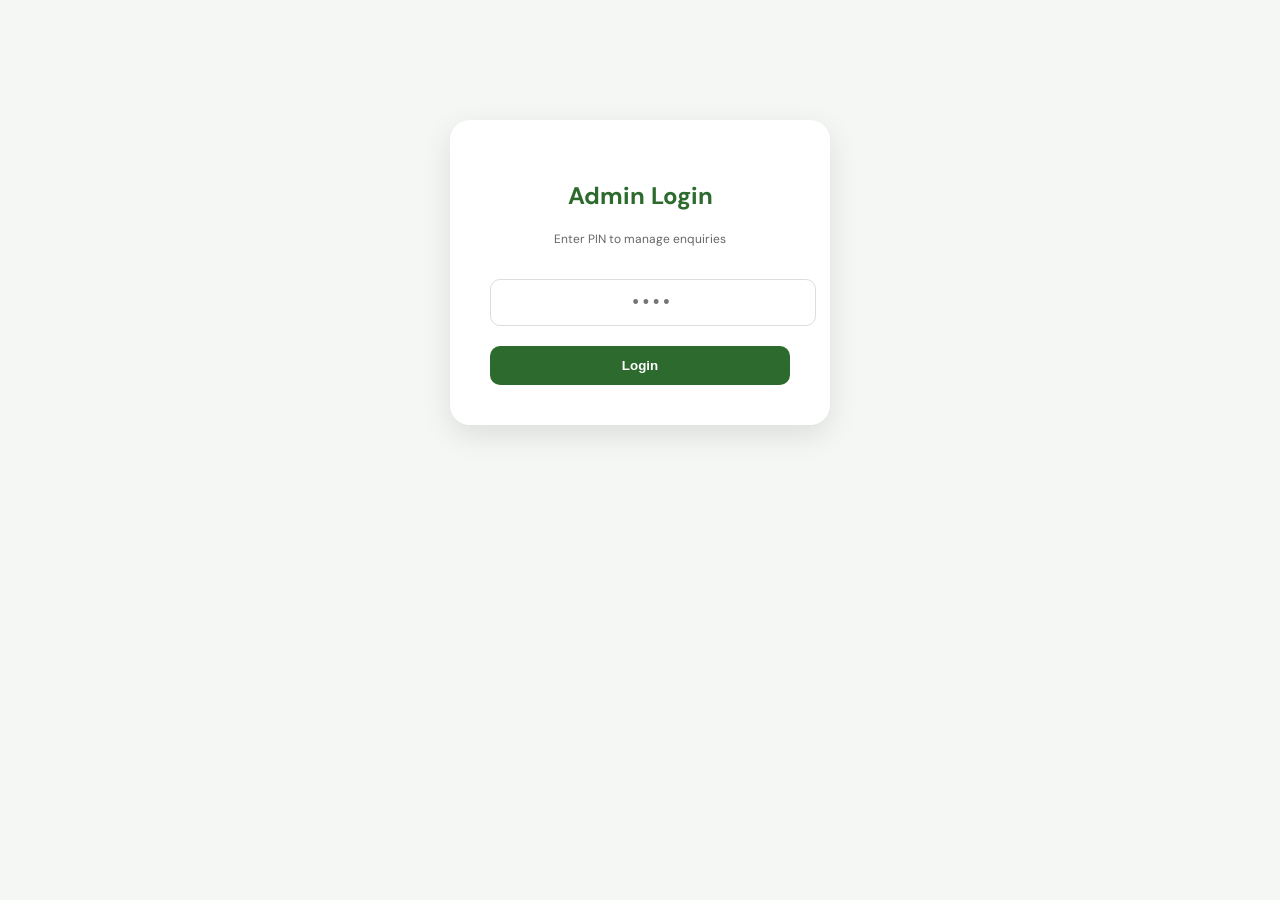
<file: admin.html>
<!DOCTYPE html>
<html lang="en">
<head>
    <meta charset="UTF-8">
    <meta name="viewport" content="width=device-width, initial-scale=1.0">
    <title>Admin Dashboard | Tulips Eventz</title>
    <link href="https://fonts.googleapis.com/css2?family=DM+Sans:wght@400;500;700&display=swap" rel="stylesheet">
    <style>
        :root { --green: #2d6a2d; --gold: #c9973a; --bg: #f5f7f5; }
        body { font-family: 'DM Sans', sans-serif; background: var(--bg); margin: 0; padding: 20px; }
        .admin-auth { max-width: 300px; margin: 100px auto; text-align: center; background: white; padding: 40px; border-radius: 20px; box-shadow: 0 10px 30px rgba(0,0,0,0.1); }
        .admin-auth input { width: 100%; padding: 12px; margin: 20px 0; border: 1px solid #ddd; border-radius: 10px; text-align: center; font-size: 18px; letter-spacing: 4px; }
        .btn { background: var(--green); color: white; border: none; padding: 12px 24px; border-radius: 10px; cursor: pointer; width: 100%; font-weight: 700; }
        
        #adminContent { display: none; max-width: 1000px; margin: 0 auto; }
        .header { display: flex; justify-content: space-between; align-items: center; margin-bottom: 30px; }
        .stats { display: grid; grid-template-columns: repeat(3, 1fr); gap: 20px; margin-bottom: 30px; }
        .stat-card { background: white; padding: 20px; border-radius: 15px; text-align: center; }
        .stat-val { font-size: 24px; font-weight: 700; color: var(--green); }
        
        .enquiry-card { background: white; padding: 20px; border-radius: 15px; margin-bottom: 15px; display: grid; grid-template-columns: 1fr 1fr 1fr auto; align-items: center; gap: 20px; box-shadow: 0 2px 10px rgba(0,0,0,0.05); }
        .status-badge { padding: 4px 10px; border-radius: 20px; font-size: 11px; font-weight: 700; text-transform: uppercase; }
        .status-new { background: #e8f5e8; color: var(--green); }
        .actions button { padding: 6px 12px; border-radius: 8px; border: 1px solid #ddd; background: white; cursor: pointer; }
    </style>
</head>
<body>

<div id="authBox" class="admin-auth">
    <h2 style="color:var(--green)">Admin Login</h2>
    <p style="font-size:12px; color:#666;">Enter PIN to manage enquiries</p>
    <input type="password" id="adminPin" placeholder="••••">
    <button class="btn" onclick="checkPin()">Login</button>
</div>

<div id="adminContent">
    <div class="header">
        <h1>Tulips Admin Panel</h1>
        <button onclick="logout()" style="background:none; border:none; color:red; cursor:pointer;">Logout</button>
    </div>

    <div class="stats">
        <div class="stat-card"><div class="stat-label">Total Leads</div><div class="stat-val" id="statTotal">0</div></div>
        <div class="stat-card"><div class="stat-label">New</div><div class="stat-val" id="statNew">0</div></div>
        <div class="stat-card"><div class="stat-label">Confirmed</div><div class="stat-val" id="statBooked">0</div></div>
    </div>

    <div id="enquiryList">
        <!-- Leads will appear here -->
        <p style="text-align:center; color:#888;">No enquiries found in IndexedDB yet.</p>
    </div>
</div>

<script>
    const CORRECT_PIN = 'tulips';
    
    function checkPin() {
        if (document.getElementById('adminPin').value === CORRECT_PIN) {
            document.getElementById('authBox').style.display = 'none';
            document.getElementById('adminContent').style.display = 'block';
            loadLeads();
        } else {
            alert('Incorrect PIN');
        }
    }

    function logout() { window.location.reload(); }

    const DB_NAME = 'TulipsEventzDB';
    function loadLeads() {
        const req = indexedDB.open(DB_NAME, 1);
        req.onsuccess = e => {
            const db = e.target.result;
            const tx = db.transaction(['enquiries'], 'readonly');
            const store = tx.objectStore('enquiries');
            const getAll = store.getAll();
            
            getAll.onsuccess = () => {
                const list = getAll.result;
                renderLeads(list);
            };
        };
    }

    function renderLeads(leads) {
        const container = document.getElementById('enquiryList');
        if (leads.length === 0) return;
        
        document.getElementById('statTotal').textContent = leads.length;
        document.getElementById('statNew').textContent = leads.filter(l => l.status === 'new').length;

        container.innerHTML = leads.reverse().map(l => `
            <div class="enquiry-card">
                <div>
                    <div style="font-weight:700;">${l.name}</div>
                    <div style="font-size:12px; color:#666;">${l.phone}</div>
                </div>
                <div>
                    <div style="font-size:13px;">${l.eventType}</div>
                    <div style="font-size:11px; color:#888;">${l.date || 'No date'}</div>
                </div>
                <div>
                    <span class="status-badge status-new">${l.status}</span>
                </div>
                <div class="actions">
                    <button onclick="window.open('https://wa.me/91${l.phone}')">WhatsApp</button>
                </div>
            </div>
        `).join('');
    }
</script>

</body>
</html>
</file>
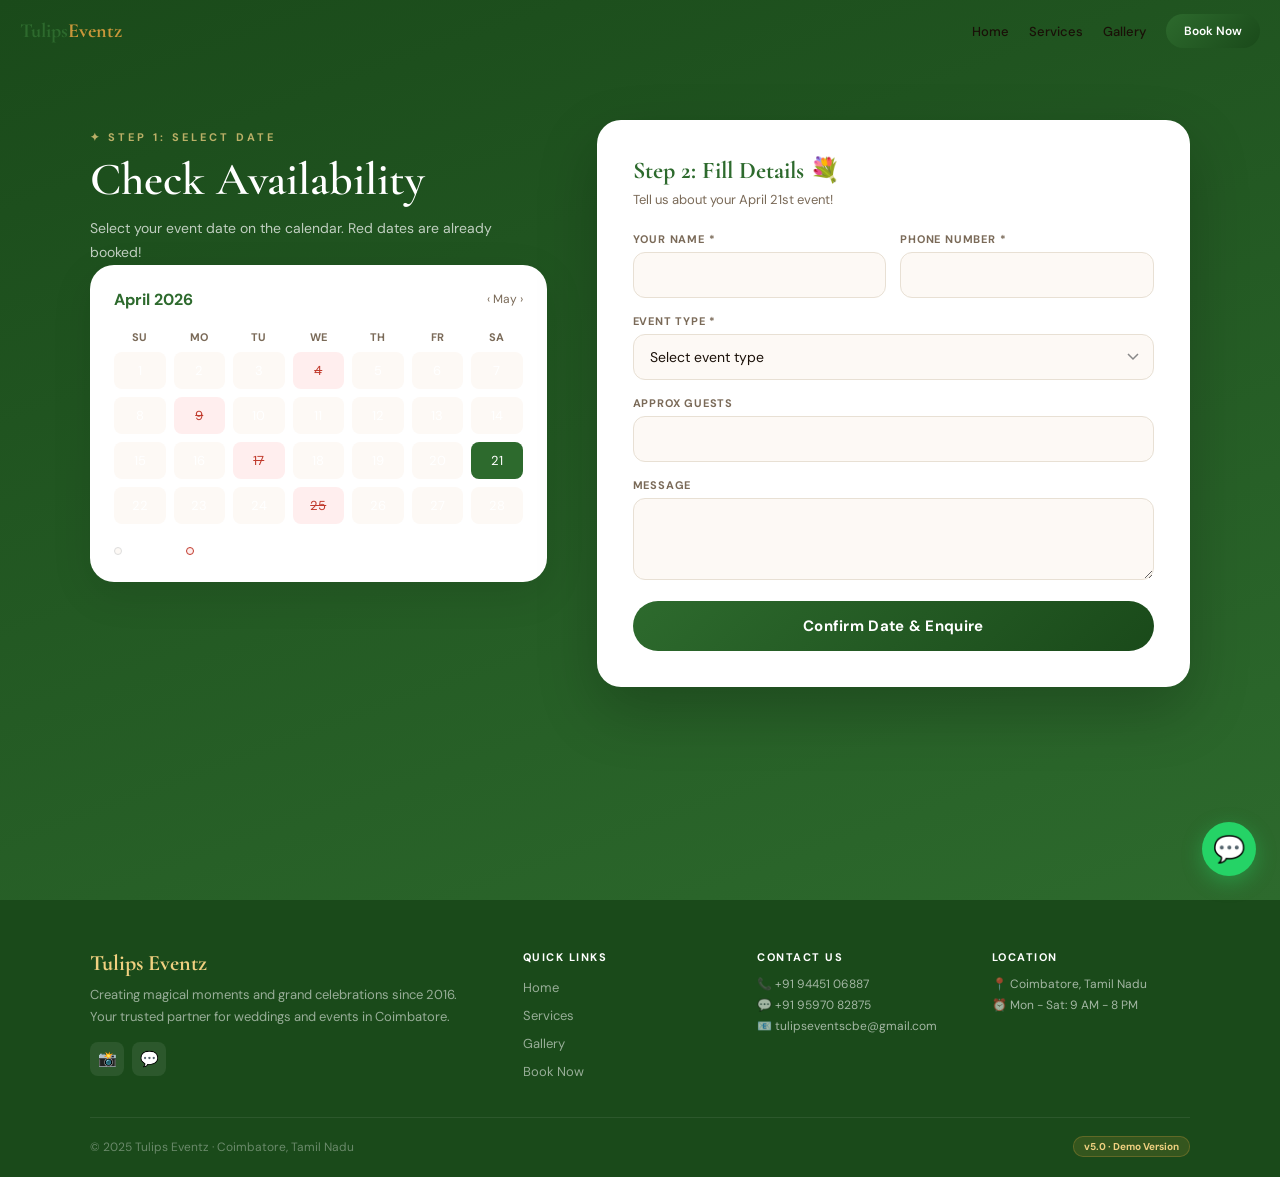
<file: booking.html>
<!DOCTYPE html>
<html lang="en">
<head>
    <meta charset="UTF-8">
    <meta name="viewport" content="width=device-width, initial-scale=1.0">
    <meta name="theme-color" content="#2d6a2d">
    <title>Book Your Event | Tulips Eventz</title>
    <link href="https://fonts.googleapis.com/css2?family=Cormorant+Garamond:ital,wght@0,300;0,400;0,600;0,700;1,400&family=DM+Sans:wght@300;400;500;600&display=swap" rel="stylesheet">
    <link rel="stylesheet" href="assets/css/style.css">
    <style>
        .calendar-container {
            background: white;
            border-radius: 24px;
            padding: 24px;
            box-shadow: 0 12px 40px rgba(0,0,0,0.1);
            margin-bottom: 30px;
        }
        .cal-header {
            display: flex;
            justify-content: space-between;
            align-items: center;
            margin-bottom: 20px;
        }
        .cal-grid {
            display: grid;
            grid-template-columns: repeat(7, 1fr);
            gap: 8px;
            text-align: center;
        }
        .cal-day-head {
            font-size: 11px;
            font-weight: 700;
            color: var(--muted);
            text-transform: uppercase;
        }
        .cal-day {
            padding: 10px;
            border-radius: 8px;
            font-size: 13px;
            background: #fdf9f5;
            cursor: pointer;
        }
        .cal-day:hover { background: var(--warm); }
        .cal-day.booked {
            background: #fee;
            color: var(--red);
            text-decoration: line-through;
            cursor: not-allowed;
        }
        .cal-day.selected {
            background: var(--green);
            color: white;
        }
        .cal-legend {
            display: flex;
            gap: 15px;
            margin-top: 20px;
            font-size: 11px;
        }
        .legend-item { display: flex; align-items: center; gap: 5px; }
        .dot { width: 8px; height: 8px; border-radius: 50%; }
        .dot.available { background: #fdf9f5; border: 1px solid #ddd; }
        .dot.booked { background: #fee; border: 1px solid var(--red); }
    </style>
</head>
<body>

<div class="petals-canvas" id="petalsCanvas"></div>

<nav id="navbar" class="scrolled">
  <div class="nav-logo">
    <div class="logo-name">Tulips<span>Eventz</span></div>
  </div>
  <div class="nav-links">
    <a href="index.html">Home</a>
    <a href="services.html">Services</a>
    <a href="gallery.html">Gallery</a>
    <a href="booking.html" class="nav-cta">Book Now</a>
  </div>
</nav>

<section class="booking-bg" style="padding-top:120px; min-height:100vh;">
  <div class="container">
    <div class="booking-inner">
      <div class="booking-info fade-up">
        <span class="section-tag">✦ Step 1: Select Date</span>
        <h2 class="section-title">Check Availability</h2>
        <p class="section-sub">Select your event date on the calendar. Red dates are already booked!</p>
        
        <div class="calendar-container">
            <div class="cal-header">
                <div style="font-weight:700; color:var(--green);">April 2026</div>
                <div style="font-size:12px; color:var(--muted);">‹ May ›</div>
            </div>
            <div class="cal-grid">
                <div class="cal-day-head">Su</div><div class="cal-day-head">Mo</div><div class="cal-day-head">Tu</div>
                <div class="cal-day-head">We</div><div class="cal-day-head">Th</div><div class="cal-day-head">Fr</div><div class="cal-day-head">Sa</div>
                <!-- Mock days -->
                <div class="cal-day">1</div><div class="cal-day">2</div><div class="cal-day">3</div><div class="cal-day booked">4</div>
                <div class="cal-day">5</div><div class="cal-day">6</div><div class="cal-day">7</div><div class="cal-day">8</div>
                <div class="cal-day booked">9</div><div class="cal-day">10</div><div class="cal-day">11</div><div class="cal-day">12</div>
                <div class="cal-day">13</div><div class="cal-day">14</div><div class="cal-day">15</div><div class="cal-day">16</div>
                <div class="cal-day booked">17</div><div class="cal-day">18</div><div class="cal-day">19</div><div class="cal-day">20</div>
                <div class="cal-day selected">21</div><div class="cal-day">22</div><div class="cal-day">23</div><div class="cal-day">24</div>
                <div class="cal-day booked">25</div><div class="cal-day">26</div><div class="cal-day">27</div><div class="cal-day">28</div>
            </div>
            <div class="cal-legend">
                <div class="legend-item"><div class="dot available"></div> Available</div>
                <div class="legend-item"><div class="dot booked"></div> Booked</div>
            </div>
        </div>
      </div>

      <div class="fade-up">
        <div class="form-card">
          <h3>Step 2: Fill Details 💐</h3>
          <p>Tell us about your April 21st event!</p>
          <div class="form-divider">
            <div class="field"><label>Your Name *</label><input type="text" id="f-name"></div>
            <div class="field"><label>Phone Number *</label><input type="tel" id="f-phone"></div>
          </div>
          <div class="field"><label>Event Type *</label>
            <select id="f-type">
              <option value="">Select event type</option>
              <option>Wedding</option><option>Birthday</option><option>Corporate</option>
            </select>
          </div>
          <div class="field"><label>Approx Guests</label><input type="number" id="f-guests"></div>
          <input type="hidden" id="f-date" value="2026-04-21">
          <div class="field"><label>Message</label><textarea rows="3" id="f-msg"></textarea></div>
          <button class="submit-btn" onclick="submitForm()">Confirm Date & Enquire</button>
        </div>
      </div>
    </div>
  </div>
</section>

<!-- FOOTER -->
<footer>
  <div class="footer-grid">
    <div>
      <div class="footer-logo">Tulips Eventz</div>
      <p class="footer-desc">Creating magical moments and grand celebrations since 2016. Your trusted partner for weddings and events in Coimbatore.</p>
      <div class="footer-social">
        <a href="https://instagram.com/tulipseventsandweddingplanners" target="_blank" class="social-btn">📸</a>
        <a href="https://wa.me/919597082875" target="_blank" class="social-btn">💬</a>
      </div>
    </div>
    <div>
      <div class="footer-col-title">Quick Links</div>
      <ul class="footer-links">
        <li><a href="index.html">Home</a></li>
        <li><a href="services.html">Services</a></li>
        <li><a href="gallery.html">Gallery</a></li>
        <li><a href="booking.html">Book Now</a></li>
      </ul>
    </div>
    <div>
      <div class="footer-col-title">Contact Us</div>
      <div class="footer-contacts">
        <div class="footer-contact-item">📞 +91 94451 06887</div>
        <div class="footer-contact-item">💬 +91 95970 82875</div>
        <div class="footer-contact-item">📧 tulipseventscbe@gmail.com</div>
      </div>
    </div>
    <div>
      <div class="footer-col-title">Location</div>
      <div class="footer-contacts">
        <div class="footer-contact-item">📍 Coimbatore, Tamil Nadu</div>
        <div class="footer-contact-item">⏰ Mon - Sat: 9 AM - 8 PM</div>
      </div>
    </div>
  </div>
  <div class="footer-bottom">
    <div class="footer-copy">© 2025 Tulips Eventz · Coimbatore, Tamil Nadu</div>
    <div class="version-badge">v5.0 · Demo Version</div>
  </div>
</footer>

<a class="wa-float" href="https://wa.me/919597082875" target="_blank">💬</a>
<div class="toast" id="toast"></div>

<script src="assets/js/main.js"></script>
<script src="assets/js/db-demo.js"></script>
</body>
</html>
</file>
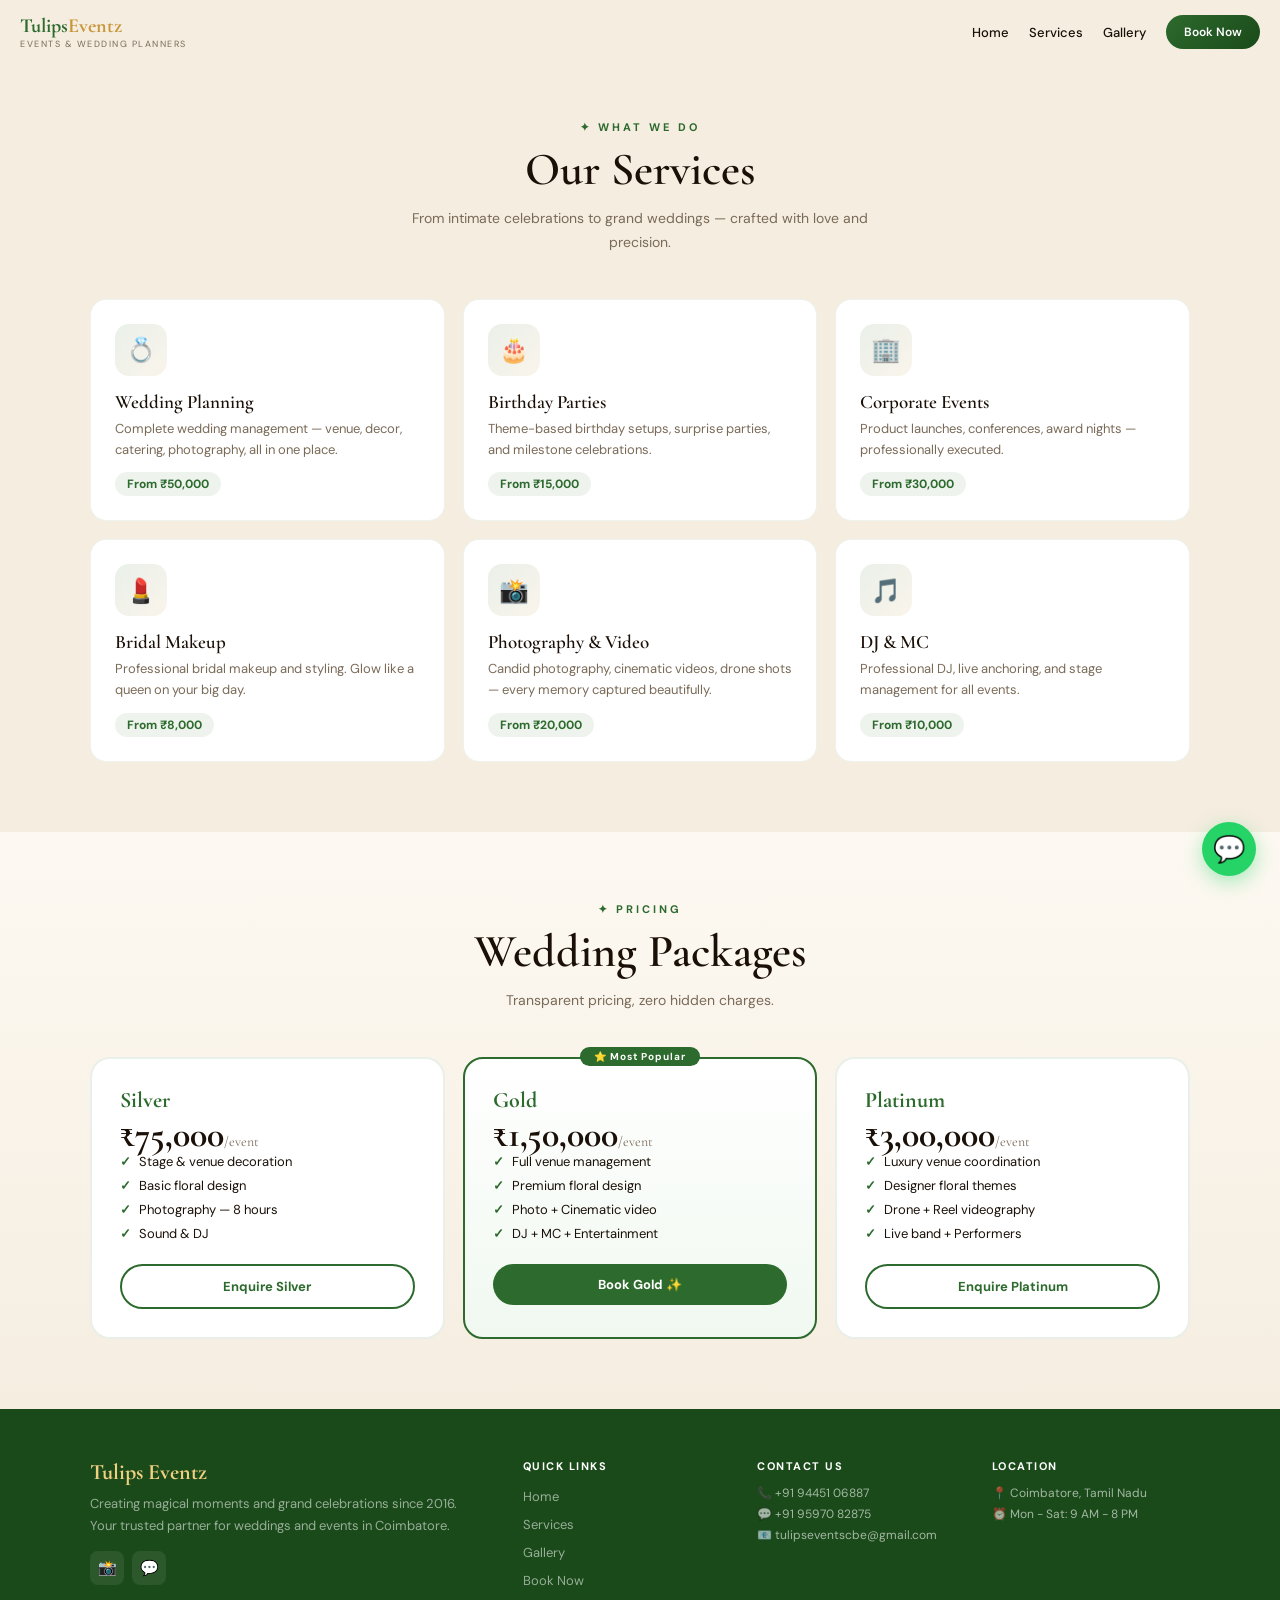
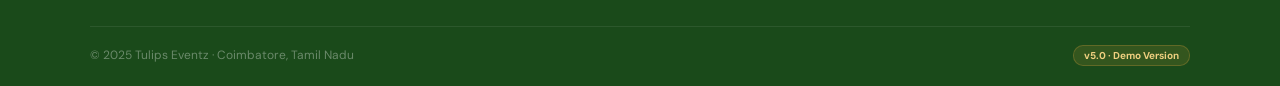
<file: services.html>
<!DOCTYPE html>
<html lang="en">
<head>
    <meta charset="UTF-8">
    <meta name="viewport" content="width=device-width, initial-scale=1.0">
    <meta name="theme-color" content="#2d6a2d">
    <meta name="description" content="Tulips Eventz — Professional Wedding & Event Planners in Coimbatore, Tamil Nadu.">
    <title>Services | Tulips Eventz</title>
    <link href="https://fonts.googleapis.com/css2?family=Cormorant+Garamond:ital,wght@0,300;0,400;0,600;0,700;1,400&family=DM+Sans:wght@300;400;500;600&display=swap" rel="stylesheet">
    <link rel="stylesheet" href="assets/css/style.css">
</head>
<body>

<div class="petals-canvas" id="petalsCanvas"></div>

<div class="mobile-menu" id="mobileMenu">
  <a href="index.html" onclick="closeMob()">Home</a>
  <a href="services.html" onclick="closeMob()">Services</a>
  <a href="gallery.html" onclick="closeMob()">Gallery</a>
  <a href="booking.html" onclick="closeMob()">Booking</a>
</div>

<nav id="navbar" class="scrolled">
  <div class="nav-logo">
    <div class="logo-name">Tulips<span>Eventz</span></div>
    <div class="logo-sub">Events & Wedding Planners</div>
  </div>
  <div class="nav-links">
    <a href="index.html">Home</a>
    <a href="services.html">Services</a>
    <a href="gallery.html">Gallery</a>
    <a href="booking.html" class="nav-cta">Book Now</a>
  </div>
  <div class="hamburger" onclick="toggleMob()"><span></span><span></span><span></span></div>
</nav>

<section class="services-bg" style="padding-top:120px;">
  <div class="container">
    <div class="text-center fade-up">
      <span class="section-tag">✦ What We Do</span>
      <h2 class="section-title">Our Services</h2>
      <p class="section-sub">From intimate celebrations to grand weddings — crafted with love and precision.</p>
    </div>
    <div class="services-grid">
      <div class="service-card fade-up"><div class="svc-icon">💍</div><div class="svc-name">Wedding Planning</div><div class="svc-desc">Complete wedding management — venue, decor, catering, photography, all in one place.</div><div class="svc-price">From ₹50,000</div></div>
      <div class="service-card fade-up"><div class="svc-icon">🎂</div><div class="svc-name">Birthday Parties</div><div class="svc-desc">Theme-based birthday setups, surprise parties, and milestone celebrations.</div><div class="svc-price">From ₹15,000</div></div>
      <div class="service-card fade-up"><div class="svc-icon">🏢</div><div class="svc-name">Corporate Events</div><div class="svc-desc">Product launches, conferences, award nights — professionally executed.</div><div class="svc-price">From ₹30,000</div></div>
      <div class="service-card fade-up"><div class="svc-icon">💄</div><div class="svc-name">Bridal Makeup</div><div class="svc-desc">Professional bridal makeup and styling. Glow like a queen on your big day.</div><div class="svc-price">From ₹8,000</div></div>
      <div class="service-card fade-up"><div class="svc-icon">📸</div><div class="svc-name">Photography & Video</div><div class="svc-desc">Candid photography, cinematic videos, drone shots — every memory captured beautifully.</div><div class="svc-price">From ₹20,000</div></div>
      <div class="service-card fade-up"><div class="svc-icon">🎵</div><div class="svc-name">DJ & MC</div><div class="svc-desc">Professional DJ, live anchoring, and stage management for all events.</div><div class="svc-price">From ₹10,000</div></div>
    </div>
  </div>
</section>

<section id="packages" class="pkg-bg">
  <div class="container">
    <div class="text-center fade-up">
      <span class="section-tag">✦ Pricing</span>
      <h2 class="section-title">Wedding Packages</h2>
      <p class="section-sub">Transparent pricing, zero hidden charges.</p>
    </div>
    <div class="pkg-grid">
      <div class="pkg-card fade-up">
        <div class="pkg-name">Silver</div>
        <div class="pkg-price">₹75,000<span>/event</span></div>
        <ul class="pkg-list">
          <li>Stage & venue decoration</li>
          <li>Basic floral design</li>
          <li>Photography — 8 hours</li>
          <li>Sound & DJ</li>
        </ul>
        <button class="pkg-book pkg-book-outline" onclick="quickBook('Silver')">Enquire Silver</button>
      </div>
      <div class="pkg-card featured fade-up">
        <div class="pkg-popular">⭐ Most Popular</div>
        <div class="pkg-name">Gold</div>
        <div class="pkg-price">₹1,50,000<span>/event</span></div>
        <ul class="pkg-list">
          <li>Full venue management</li>
          <li>Premium floral design</li>
          <li>Photo + Cinematic video</li>
          <li>DJ + MC + Entertainment</li>
        </ul>
        <button class="pkg-book pkg-book-primary" onclick="quickBook('Gold')">Book Gold ✨</button>
      </div>
      <div class="pkg-card fade-up">
        <div class="pkg-name">Platinum</div>
        <div class="pkg-price">₹3,00,000<span>/event</span></div>
        <ul class="pkg-list">
          <li>Luxury venue coordination</li>
          <li>Designer floral themes</li>
          <li>Drone + Reel videography</li>
          <li>Live band + Performers</li>
        </ul>
        <button class="pkg-book pkg-book-outline" onclick="quickBook('Platinum')">Enquire Platinum</button>
      </div>
    </div>
  </div>
</section>

<footer>
  <div class="footer-grid">
    <div>
      <div class="footer-logo">Tulips Eventz</div>
      <p class="footer-desc">Creating magical moments and grand celebrations since 2016. Your trusted partner for weddings and events in Coimbatore.</p>
      <div class="footer-social">
        <a href="https://instagram.com/tulipseventsandweddingplanners" target="_blank" class="social-btn">📸</a>
        <a href="https://wa.me/919597082875" target="_blank" class="social-btn">💬</a>
      </div>
    </div>
    <div>
      <div class="footer-col-title">Quick Links</div>
      <ul class="footer-links">
        <li><a href="index.html">Home</a></li>
        <li><a href="services.html">Services</a></li>
        <li><a href="gallery.html">Gallery</a></li>
        <li><a href="booking.html">Book Now</a></li>
      </ul>
    </div>
    <div>
      <div class="footer-col-title">Contact Us</div>
      <div class="footer-contacts">
        <div class="footer-contact-item">📞 +91 94451 06887</div>
        <div class="footer-contact-item">💬 +91 95970 82875</div>
        <div class="footer-contact-item">📧 tulipseventscbe@gmail.com</div>
      </div>
    </div>
    <div>
      <div class="footer-col-title">Location</div>
      <div class="footer-contacts">
        <div class="footer-contact-item">📍 Coimbatore, Tamil Nadu</div>
        <div class="footer-contact-item">⏰ Mon - Sat: 9 AM - 8 PM</div>
      </div>
    </div>
  </div>
  <div class="footer-bottom">
    <div class="footer-copy">© 2025 Tulips Eventz · Coimbatore, Tamil Nadu</div>
    <div class="version-badge">v5.0 · Demo Version</div>
  </div>
</footer>

<a class="wa-float" href="https://wa.me/919597082875" target="_blank">💬</a>
<div class="toast" id="toast"></div>

<script src="assets/js/main.js"></script>
<script src="assets/js/db-demo.js"></script>
</body>
</html>
</file>
<file: assets/css/style.css>
:root{
  --green:#2d6a2d;--green-dark:#1a4a1a;--green-light:#4a9a4a;
  --gold:#c9973a;--gold-light:#f0d080;--gold-dark:#8b6914;
  --red:#c0392b;--cream:#fdf9f2;--warm:#f5ede0;
  --text:#1a1008;--muted:#7a6a58;--white:#fff;
  --shadow:0 8px 40px rgba(45,106,45,0.15);
  --radius:16px;
}
*{margin:0;padding:0;box-sizing:border-box;}
html{scroll-behavior:smooth;}
body{font-family:'DM Sans',sans-serif;background:var(--cream);color:var(--text);overflow-x:hidden;}

/* ═══ FALLING PETALS ═══ */
.petals-canvas{position:fixed;inset:0;pointer-events:none;z-index:9999;overflow:hidden;}
.petal{position:absolute;top:-60px;font-size:22px;opacity:0;animation:petalFall linear infinite;}
@keyframes petalFall{
  0%{transform:translateY(0) rotate(0deg) translateX(0);opacity:0;}
  5%{opacity:0.9;}
  80%{opacity:0.6;}
  100%{transform:translateY(110vh) rotate(720deg) translateX(60px);opacity:0;}
}

/* ═══ NAV ═══ */
nav{position:fixed;top:0;left:0;right:0;z-index:200;padding:14px 20px;display:flex;align-items:center;justify-content:space-between;transition:all 0.4s;}
nav.scrolled{background:rgba(253,249,242,0.97);backdrop-filter:blur(16px);box-shadow:0 2px 20px rgba(45,106,45,0.12);}
.nav-logo .logo-name{font-family:'Cormorant Garamond',serif;font-size:20px;font-weight:700;color:var(--green);}
.nav-logo .logo-name span{color:var(--gold);}
.nav-logo .logo-sub{font-size:9px;color:var(--muted);letter-spacing:1.5px;text-transform:uppercase;}
.nav-links{display:flex;gap:20px;align-items:center;}
.nav-links a{font-size:13px;font-weight:500;color:var(--text);text-decoration:none;transition:color 0.2s;}
.nav-links a:hover{color:var(--green);}
.nav-cta{background:linear-gradient(135deg,var(--green),var(--green-dark));color:white!important;padding:9px 18px;border-radius:25px;font-size:12px!important;font-weight:600!important;}
.hamburger{display:none;flex-direction:column;gap:5px;cursor:pointer;}
.hamburger span{width:22px;height:2px;background:var(--green);border-radius:2px;}
.mobile-menu{display:none;position:fixed;inset:0;background:var(--cream);z-index:199;padding:80px 24px 24px;flex-direction:column;gap:18px;}
.mobile-menu.open{display:flex;}
.mobile-menu a{font-size:20px;font-family:'Cormorant Garamond',serif;font-weight:600;color:var(--text);text-decoration:none;padding:10px 0;border-bottom:1px solid rgba(45,106,45,0.1);}

/* ═══ HERO ═══ */
.hero{min-height:100vh;position:relative;overflow:hidden;display:flex;align-items:center;}
.hero-bg{position:absolute;inset:0;background-size:cover;background-position:center;background-attachment:fixed;}
.hero-overlay{position:absolute;inset:0;background:linear-gradient(160deg,rgba(26,74,26,0.87) 0%,rgba(26,74,26,0.55) 55%,rgba(180,120,40,0.25) 100%);}
.hero-content{position:relative;z-index:2;padding:100px 24px 60px;max-width:680px;margin:0 auto;text-align:center;}
.hero-badge{display:inline-flex;align-items:center;gap:6px;border:1px solid rgba(240,208,128,0.5);background:rgba(240,208,128,0.1);color:var(--gold-light);font-size:11px;font-weight:500;padding:5px 14px;border-radius:20px;letter-spacing:2px;text-transform:uppercase;margin-bottom:20px;backdrop-filter:blur(4px);}
.hero-title{font-family:'Cormorant Garamond',serif;font-size:clamp(36px,8vw,68px);font-weight:400;color:var(--white);line-height:1.15;margin-bottom:8px;}
.hero-title strong{font-weight:700;display:block;color:var(--gold-light);}
.hero-sub{font-size:15px;color:rgba(255,255,255,0.8);line-height:1.8;margin:14px auto 26px;max-width:480px;}
.hero-btns{display:flex;gap:12px;justify-content:center;flex-wrap:wrap;}
.btn{padding:13px 26px;border-radius:30px;font-size:14px;font-weight:600;text-decoration:none;display:inline-flex;align-items:center;gap:8px;transition:all 0.3s;cursor:pointer;border:none;font-family:'DM Sans',sans-serif;}
.btn-gold{background:linear-gradient(135deg,var(--gold),var(--gold-dark));color:white;box-shadow:0 6px 20px rgba(201,151,58,0.4);}
.btn-gold:hover{transform:translateY(-2px);box-shadow:0 10px 30px rgba(201,151,58,0.55);}
.btn-outline-white{border:2px solid rgba(255,255,255,0.5);color:white;background:transparent;}
.btn-outline-white:hover{background:rgba(255,255,255,0.12);}
.hero-stats{display:flex;gap:28px;justify-content:center;margin-top:36px;flex-wrap:wrap;}
.hero-stat{text-align:center;color:white;}
.hero-stat-num{font-family:'Cormorant Garamond',serif;font-size:34px;font-weight:700;color:var(--gold-light);line-height:1;}
.hero-stat-label{font-size:10px;color:rgba(255,255,255,0.65);letter-spacing:1.5px;text-transform:uppercase;margin-top:3px;}
.hero-scroll{position:absolute;bottom:28px;left:50%;transform:translateX(-50%);display:flex;flex-direction:column;align-items:center;gap:6px;color:rgba(255,255,255,0.4);font-size:10px;letter-spacing:2px;text-transform:uppercase;animation:bounce 2.2s infinite;}
@keyframes bounce{0%,100%{transform:translateX(-50%) translateY(0)}50%{transform:translateX(-50%) translateY(7px)}}
.scroll-line{width:1px;height:28px;background:linear-gradient(180deg,rgba(255,255,255,0.4),transparent);}

/* ═══ SECTIONS ═══ */
section{padding:70px 20px;}
.container{max-width:1100px;margin:0 auto;}
.section-tag{font-size:11px;font-weight:700;color:var(--green);letter-spacing:3px;text-transform:uppercase;margin-bottom:8px;display:block;}
.section-title{font-family:'Cormorant Garamond',serif;font-size:clamp(28px,5vw,46px);font-weight:600;line-height:1.2;margin-bottom:10px;}
.section-sub{font-size:14px;color:var(--muted);line-height:1.7;max-width:500px;}
.text-center{text-align:center;}.text-center .section-sub{margin:0 auto;}

/* ═══ SERVICES ═══ */
.services-bg{background:var(--warm);}
.services-grid{display:grid;grid-template-columns:repeat(3,1fr);gap:18px;margin-top:44px;}
.service-card{background:var(--white);border-radius:var(--radius);padding:24px;border:1px solid rgba(45,106,45,0.08);transition:all 0.3s;}
.service-card:hover{transform:translateY(-5px);box-shadow:var(--shadow);border-color:rgba(45,106,45,0.2);}
.svc-icon{width:52px;height:52px;border-radius:14px;background:linear-gradient(135deg,rgba(45,106,45,0.1),rgba(201,151,58,0.1));display:flex;align-items:center;justify-content:center;font-size:24px;margin-bottom:14px;}
.svc-name{font-family:'Cormorant Garamond',serif;font-size:19px;font-weight:600;margin-bottom:6px;}
.svc-desc{font-size:13px;color:var(--muted);line-height:1.6;}
.svc-price{margin-top:12px;font-size:12px;font-weight:700;color:var(--green);background:rgba(45,106,45,0.08);padding:4px 12px;border-radius:20px;display:inline-block;}

/* ═══ GALLERY ═══ */
.gallery-tabs{display:flex;gap:8px;justify-content:center;flex-wrap:wrap;margin-bottom:28px;}
.gtab{padding:8px 18px;border-radius:20px;font-size:12px;font-weight:600;cursor:pointer;border:2px solid transparent;background:var(--warm);color:var(--muted);transition:all 0.2s;}
.gtab.active{background:var(--green);color:white;}
.gallery-grid{display:grid;grid-template-columns:repeat(3,1fr);gap:10px;}
.gallery-item{border-radius:12px;overflow:hidden;cursor:pointer;position:relative;aspect-ratio:4/3;}
.gallery-item img{width:100%;height:100%;object-fit:cover;transition:transform 0.4s;}
.gallery-item:hover img{transform:scale(1.06);}
.gallery-item:nth-child(1){grid-column:span 2;}
.gallery-caption{position:absolute;bottom:0;left:0;right:0;background:linear-gradient(0deg,rgba(26,74,26,0.9),transparent);color:white;padding:20px 12px 10px;font-size:12px;font-weight:600;opacity:0;transition:opacity 0.3s;}
.gallery-item:hover .gallery-caption{opacity:1;}
.lightbox{position:fixed;inset:0;background:rgba(0,0,0,0.95);z-index:500;display:none;align-items:center;justify-content:center;padding:20px;}
.lightbox.open{display:flex;}
.lightbox img{max-width:90vw;max-height:90vh;border-radius:8px;object-fit:contain;}
.lb-close{position:absolute;top:18px;right:18px;color:white;font-size:26px;cursor:pointer;background:rgba(255,255,255,0.1);width:42px;height:42px;border-radius:50%;display:flex;align-items:center;justify-content:center;}
.lb-nav{position:absolute;top:50%;transform:translateY(-50%);background:rgba(255,255,255,0.12);color:white;width:42px;height:42px;border-radius:50%;display:flex;align-items:center;justify-content:center;cursor:pointer;font-size:20px;}
.lb-prev{left:14px;}.lb-next{right:14px;}

/* ═══ TESTIMONIALS ═══ */
.testi-bg{background:var(--warm);}
.testi-grid{display:grid;grid-template-columns:1fr 1fr;gap:16px;margin-top:40px;}
.testi-card{background:white;border-radius:var(--radius);padding:22px;border:1px solid rgba(45,106,45,0.08);}
.testi-stars{color:var(--gold);font-size:14px;margin-bottom:10px;}
.testi-text{font-family:'Cormorant Garamond',serif;font-size:16px;font-style:italic;line-height:1.6;margin-bottom:14px;}
.testi-author{display:flex;align-items:center;gap:10px;}
.testi-av{width:36px;height:36px;border-radius:50%;background:linear-gradient(135deg,var(--green),var(--gold));display:flex;align-items:center;justify-content:center;font-size:14px;}
.testi-name{font-size:13px;font-weight:700;}
.testi-event{font-size:11px;color:var(--muted);}

/* ═══ PACKAGES ═══ */
.pkg-bg{background:linear-gradient(180deg,var(--cream),var(--warm));}
.pkg-grid{display:grid;grid-template-columns:repeat(3,1fr);gap:18px;margin-top:44px;}
.pkg-card{background:var(--white);border-radius:20px;padding:28px;border:2px solid rgba(45,106,45,0.1);transition:all 0.3s;position:relative;}
.pkg-card.featured{border-color:var(--green);background:linear-gradient(180deg,#fff,#f0f8f0);}
.pkg-popular{position:absolute;top:-12px;left:50%;transform:translateX(-50%);background:var(--green);color:white;font-size:10px;font-weight:700;padding:3px 14px;border-radius:20px;letter-spacing:1px;white-space:nowrap;}
.pkg-name{font-family:'Cormorant Garamond',serif;font-size:22px;font-weight:700;color:var(--green);margin-bottom:4px;}
.pkg-price{font-family:'Cormorant Garamond',serif;font-size:36px;font-weight:700;color:var(--text);line-height:1;}
.pkg-price span{font-size:14px;color:var(--muted);font-weight:400;}
.pkg-guests{font-size:12px;color:var(--muted);margin:6px 0 14px;}
.pkg-list{list-style:none;display:flex;flex-direction:column;gap:7px;margin-bottom:22px;}
.pkg-list li{font-size:13px;display:flex;gap:8px;align-items:flex-start;}
.pkg-list li::before{content:"✓";color:var(--green);font-weight:700;flex-shrink:0;}
.pkg-book{width:100%;padding:12px;border-radius:25px;font-size:13px;font-weight:700;cursor:pointer;border:none;font-family:'DM Sans',sans-serif;transition:all 0.3s;}
.pkg-book-primary{background:var(--green);color:white;}
.pkg-book-primary:hover{background:var(--green-dark);}
.pkg-book-outline{background:transparent;border:2px solid var(--green);color:var(--green);}
.pkg-book-outline:hover{background:var(--green);color:white;}

/* ═══ BOOKING FORM (v1 style - clean & elegant) ═══ */
.booking-bg{background:linear-gradient(160deg,var(--green-dark),var(--green));}
.booking-inner{display:grid;grid-template-columns:1fr 1.3fr;gap:50px;align-items:start;}
.booking-info{color:white;padding-top:10px;}
.booking-info .section-tag{color:rgba(240,208,128,0.75);}
.booking-info .section-title{color:white;}
.booking-info .section-sub{color:rgba(255,255,255,0.72);}
.contact-list{margin-top:24px;display:flex;flex-direction:column;gap:16px;}
.c-item{display:flex;align-items:center;gap:12px;color:rgba(255,255,255,0.9);}
.c-icon{width:44px;height:44px;background:rgba(255,255,255,0.12);border-radius:12px;display:flex;align-items:center;justify-content:center;font-size:18px;flex-shrink:0;}
.c-label{font-size:10px;color:rgba(255,255,255,0.55);letter-spacing:1px;text-transform:uppercase;}
.c-val{font-size:14px;font-weight:600;color:white;text-decoration:none;}

/* v1-style clean form */
.form-card{background:white;border-radius:24px;padding:36px;box-shadow:0 24px 60px rgba(0,0,0,0.22);}
.form-card h3{font-family:'Cormorant Garamond',serif;font-size:24px;font-weight:700;color:var(--green);margin-bottom:6px;}
.form-card p{font-size:13px;color:var(--muted);margin-bottom:24px;}
.form-divider{display:grid;grid-template-columns:1fr 1fr;gap:14px;}
.field{margin-bottom:16px;position:relative;}
.field label{display:block;font-size:11px;font-weight:700;color:var(--muted);letter-spacing:0.8px;text-transform:uppercase;margin-bottom:6px;}
.field input,.field select,.field textarea{
  width:100%;padding:13px 16px;
  border:1.5px solid #e8e0d4;
  border-radius:12px;
  font-family:'DM Sans',sans-serif;
  font-size:14px;color:var(--text);
  background:#fdf9f5;
  outline:none;
  transition:all 0.25s;
}
.field input:focus,.field select:focus,.field textarea:focus{
  border-color:var(--green);
  background:white;
  box-shadow:0 0 0 3px rgba(45,106,45,0.08);
}
.field input::placeholder,.field textarea::placeholder{color:#bbb;}
.field select{appearance:none;background-image:url("data:image/svg+xml,%3Csvg xmlns='http://www.w3.org/2000/svg' width='12' height='8'%3E%3Cpath d='M1 1l5 5 5-5' stroke='%23888' stroke-width='1.5' fill='none'/%3E%3C/svg%3E");background-repeat:no-repeat;background-position:right 14px center;padding-right:36px;}
.submit-btn{
  width:100%;padding:15px;
  background:linear-gradient(135deg,var(--green),var(--green-dark));
  color:white;border:none;border-radius:30px;
  font-family:'DM Sans',sans-serif;
  font-size:15px;font-weight:700;
  cursor:pointer;letter-spacing:0.3px;
  transition:all 0.3s;margin-top:4px;
  display:flex;align-items:center;justify-content:center;gap:8px;
}
.submit-btn:hover{transform:translateY(-2px);box-shadow:0 10px 30px rgba(45,106,45,0.4);}
.submit-btn:active{transform:scale(0.98);}

/* ═══ STATS BAR ═══ */
.stats-bar{background:linear-gradient(135deg,var(--green-dark),#1f5a1f);padding:50px 20px;}
.stats-grid{display:grid;grid-template-columns:repeat(4,1fr);gap:20px;text-align:center;max-width:900px;margin:0 auto;}
.stat-num{font-family:'Cormorant Garamond',serif;font-size:48px;font-weight:700;color:var(--gold-light);line-height:1;}
.stat-label{font-size:11px;color:rgba(255,255,255,0.6);letter-spacing:1.5px;text-transform:uppercase;margin-top:4px;}

/* ═══ FOOTER ═══ */
footer{background:var(--green-dark);padding:50px 20px 20px;}
.footer-grid{display:grid;grid-template-columns:2fr 1fr 1fr 1fr;gap:36px;max-width:1100px;margin:0 auto 36px;}
.footer-logo{font-family:'Cormorant Garamond',serif;font-size:22px;font-weight:700;color:var(--gold-light);margin-bottom:8px;}
.footer-desc{font-size:13px;color:rgba(255,255,255,0.55);line-height:1.7;margin-bottom:14px;}
.footer-contacts{display:flex;flex-direction:column;gap:5px;}
.footer-contact-item{font-size:12px;color:rgba(255,255,255,0.6);}
.footer-social{display:flex;gap:8px;margin-top:14px;}
.social-btn{width:34px;height:34px;border-radius:8px;background:rgba(255,255,255,0.08);display:flex;align-items:center;justify-content:center;font-size:15px;cursor:pointer;transition:background 0.2s;text-decoration:none;}
.social-btn:hover{background:var(--gold);}
.footer-col-title{font-size:11px;font-weight:700;color:white;letter-spacing:1.5px;text-transform:uppercase;margin-bottom:12px;}
.footer-links{list-style:none;display:flex;flex-direction:column;gap:7px;}
.footer-links a{font-size:13px;color:rgba(255,255,255,0.55);text-decoration:none;transition:color 0.2s;}
.footer-links a:hover{color:var(--gold-light);}
.footer-bottom{border-top:1px solid rgba(255,255,255,0.08);padding-top:18px;display:flex;align-items:center;justify-content:space-between;flex-wrap:wrap;gap:10px;max-width:1100px;margin:0 auto;}
.footer-copy{font-size:12px;color:rgba(255,255,255,0.35);}
.version-badge{background:rgba(201,151,58,0.15);border:1px solid rgba(201,151,58,0.3);color:var(--gold-light);font-size:10px;font-weight:700;padding:3px 10px;border-radius:10px;}

/* ═══ WA FLOAT ═══ */
.wa-float{position:fixed;bottom:24px;right:24px;z-index:300;width:54px;height:54px;background:#25d366;border-radius:50%;display:flex;align-items:center;justify-content:center;font-size:26px;box-shadow:0 6px 20px rgba(37,211,102,0.4);cursor:pointer;text-decoration:none;animation:waPulse 2.5s infinite;}
@keyframes waPulse{0%,100%{transform:scale(1)}50%{transform:scale(1.06);box-shadow:0 8px 30px rgba(37,211,102,0.6)}}

/* ═══ TOAST ═══ */
.toast{position:fixed;bottom:90px;left:50%;transform:translateX(-50%);background:var(--green-dark);color:white;border:1px solid var(--green-light);padding:10px 22px;border-radius:10px;font-size:13px;font-weight:500;display:none;z-index:400;white-space:nowrap;}
.toast.show{display:block;animation:fadeUp 0.3s ease;}
@keyframes fadeUp{from{opacity:0;transform:translateX(-50%) translateY(10px)}to{opacity:1;transform:translateX(-50%) translateY(0)}}

/* ═══ ANIMATIONS ═══ */
.fade-up{opacity:0;transform:translateY(28px);transition:opacity 0.7s ease,transform 0.7s ease;}
.fade-up.visible{opacity:1;transform:translateY(0);}
.fade-up:nth-child(2){transition-delay:0.1s;}.fade-up:nth-child(3){transition-delay:0.2s;}.fade-up:nth-child(4){transition-delay:0.3s;}

/* ═══ RESPONSIVE ═══ */
@media(max-width:860px){
  .services-grid,.pkg-grid{grid-template-columns:1fr 1fr;}
  .booking-inner,.footer-grid{grid-template-columns:1fr;}
  .gallery-grid{grid-template-columns:1fr 1fr;}
  .gallery-item:nth-child(1){grid-column:span 1;}
  .testi-grid{grid-template-columns:1fr;}
  .stats-grid{grid-template-columns:1fr 1fr;}
  .nav-links{display:none;}.hamburger{display:flex;}
  .form-divider{grid-template-columns:1fr;}
}
@media(max-width:520px){
  .services-grid,.pkg-grid{grid-template-columns:1fr;}
}
</file>
